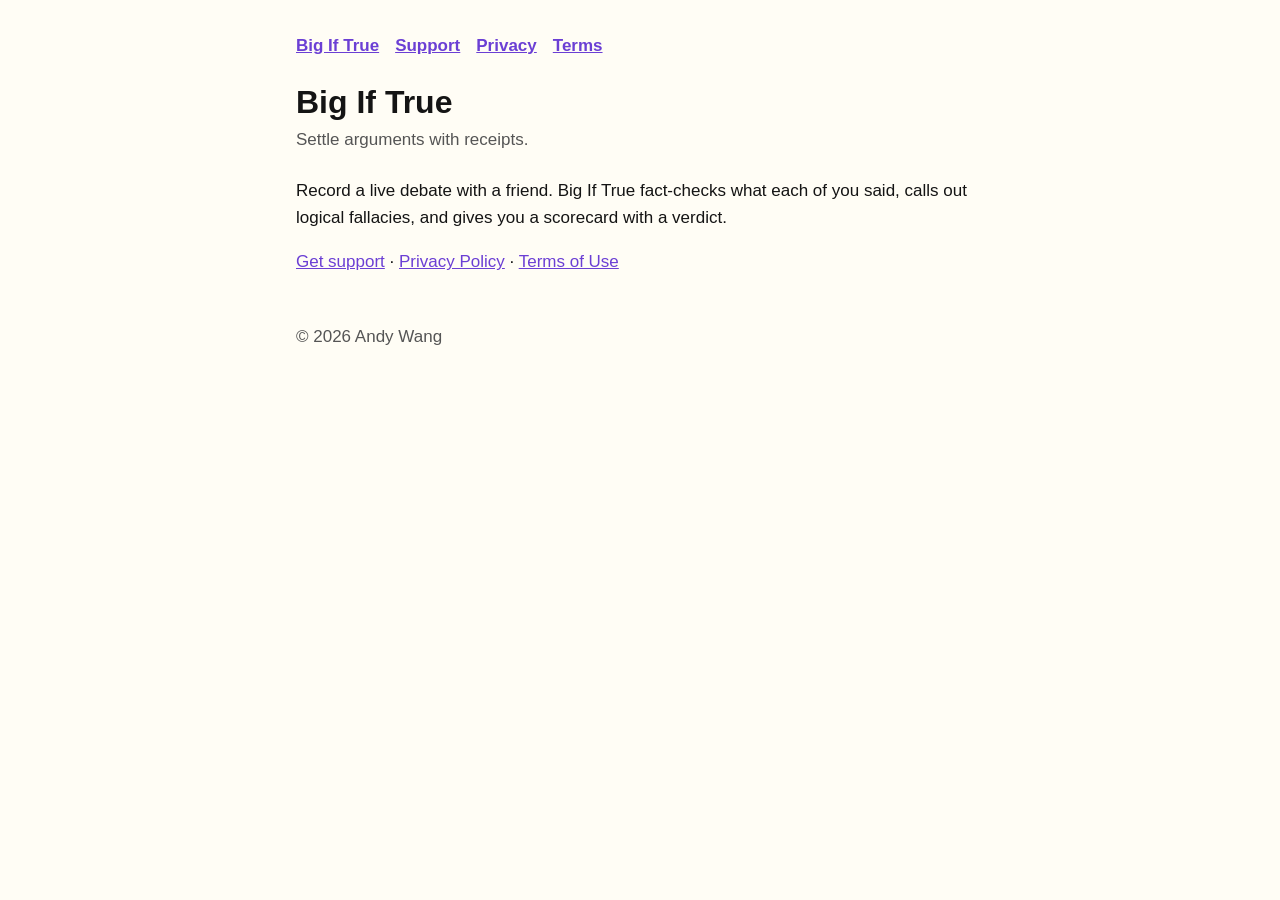
<file: index.html>
<!doctype html>
<html lang="en"><head><meta charset="utf-8"><meta name="viewport" content="width=device-width,initial-scale=1"><title>Big If True</title><link rel="stylesheet" href="style.css"></head><body><main><nav><a href="./">Big If True</a><a href="support.html">Support</a><a href="privacy.html">Privacy</a><a href="terms.html">Terms</a></nav>
<h1>Big If True</h1>
<p class="meta">Settle arguments with receipts.</p>
<p>Record a live debate with a friend. Big If True fact-checks what each of you said, calls out logical fallacies, and gives you a scorecard with a verdict.</p>
<p><a href="support.html">Get support</a> · <a href="privacy.html">Privacy Policy</a> · <a href="terms.html">Terms of Use</a></p>
<p class="meta" style="margin-top:48px">© 2026 Andy Wang</p></main></body></html>
</file>
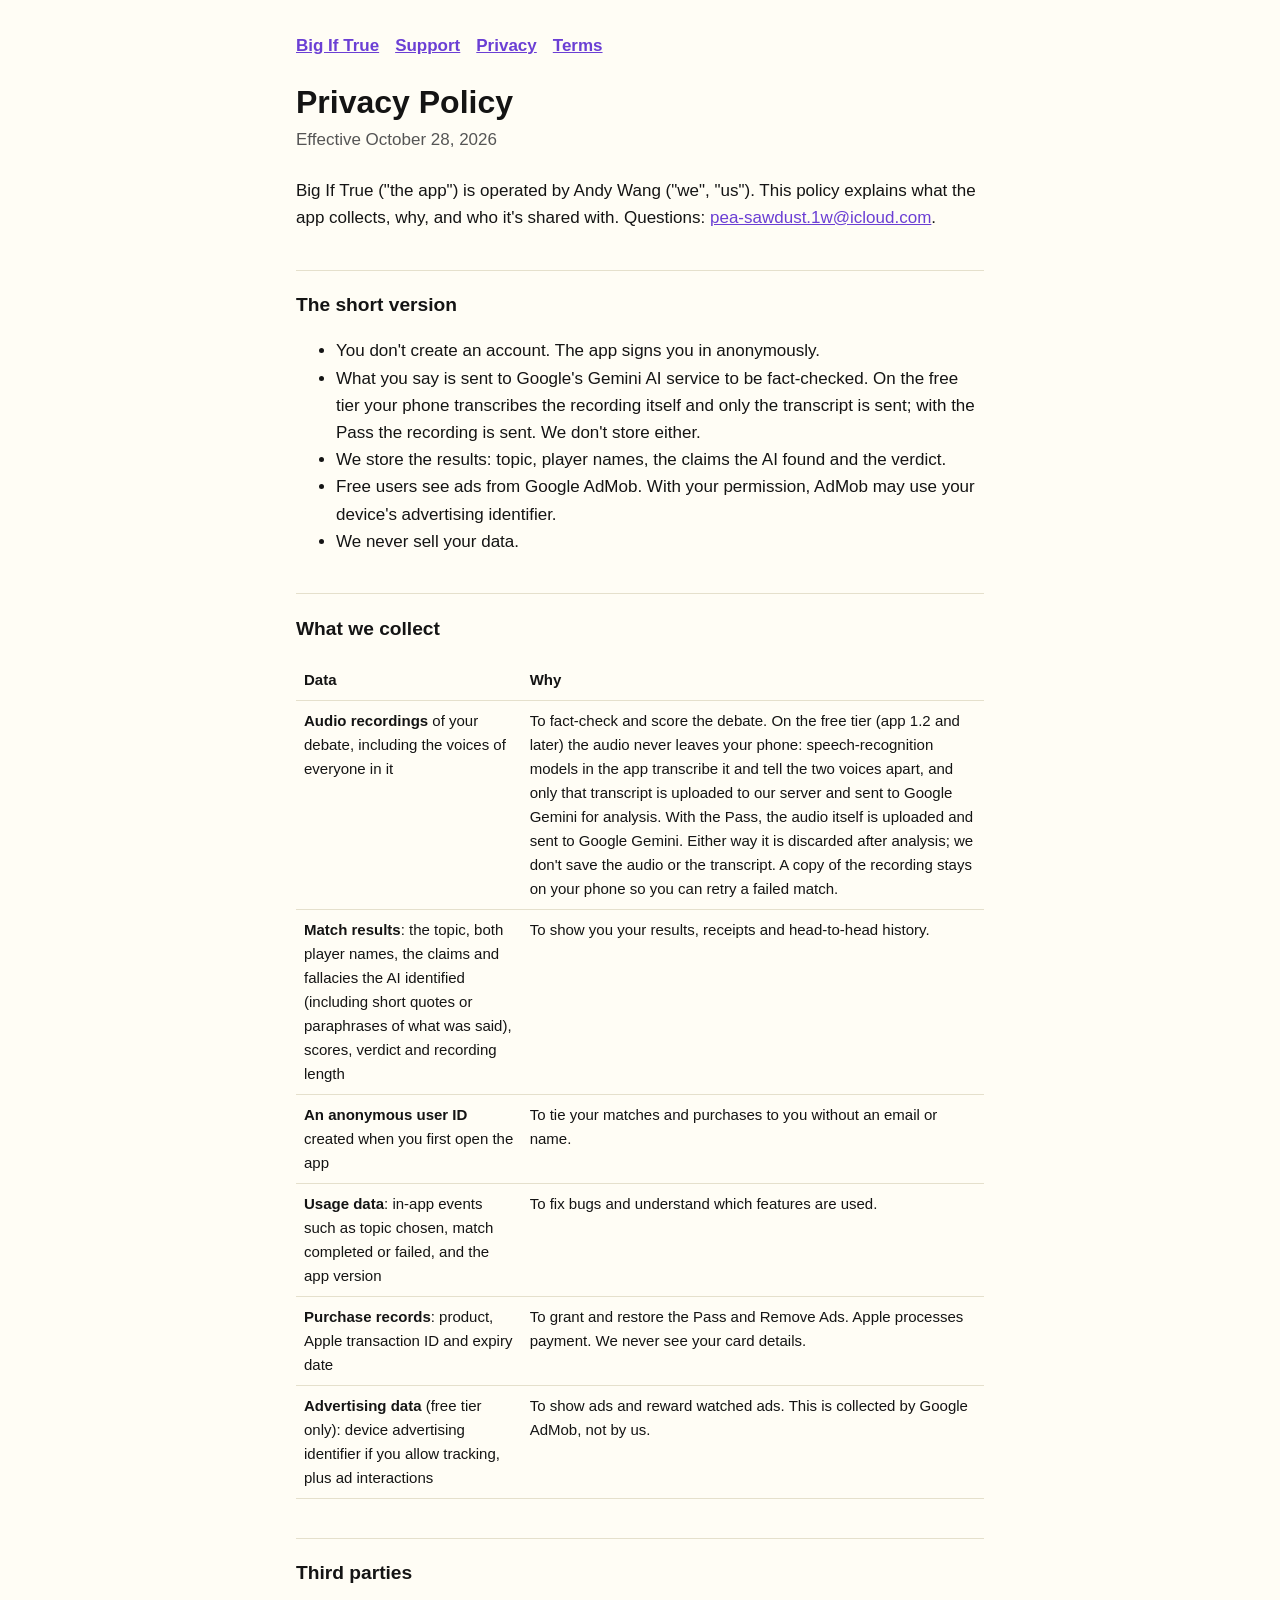
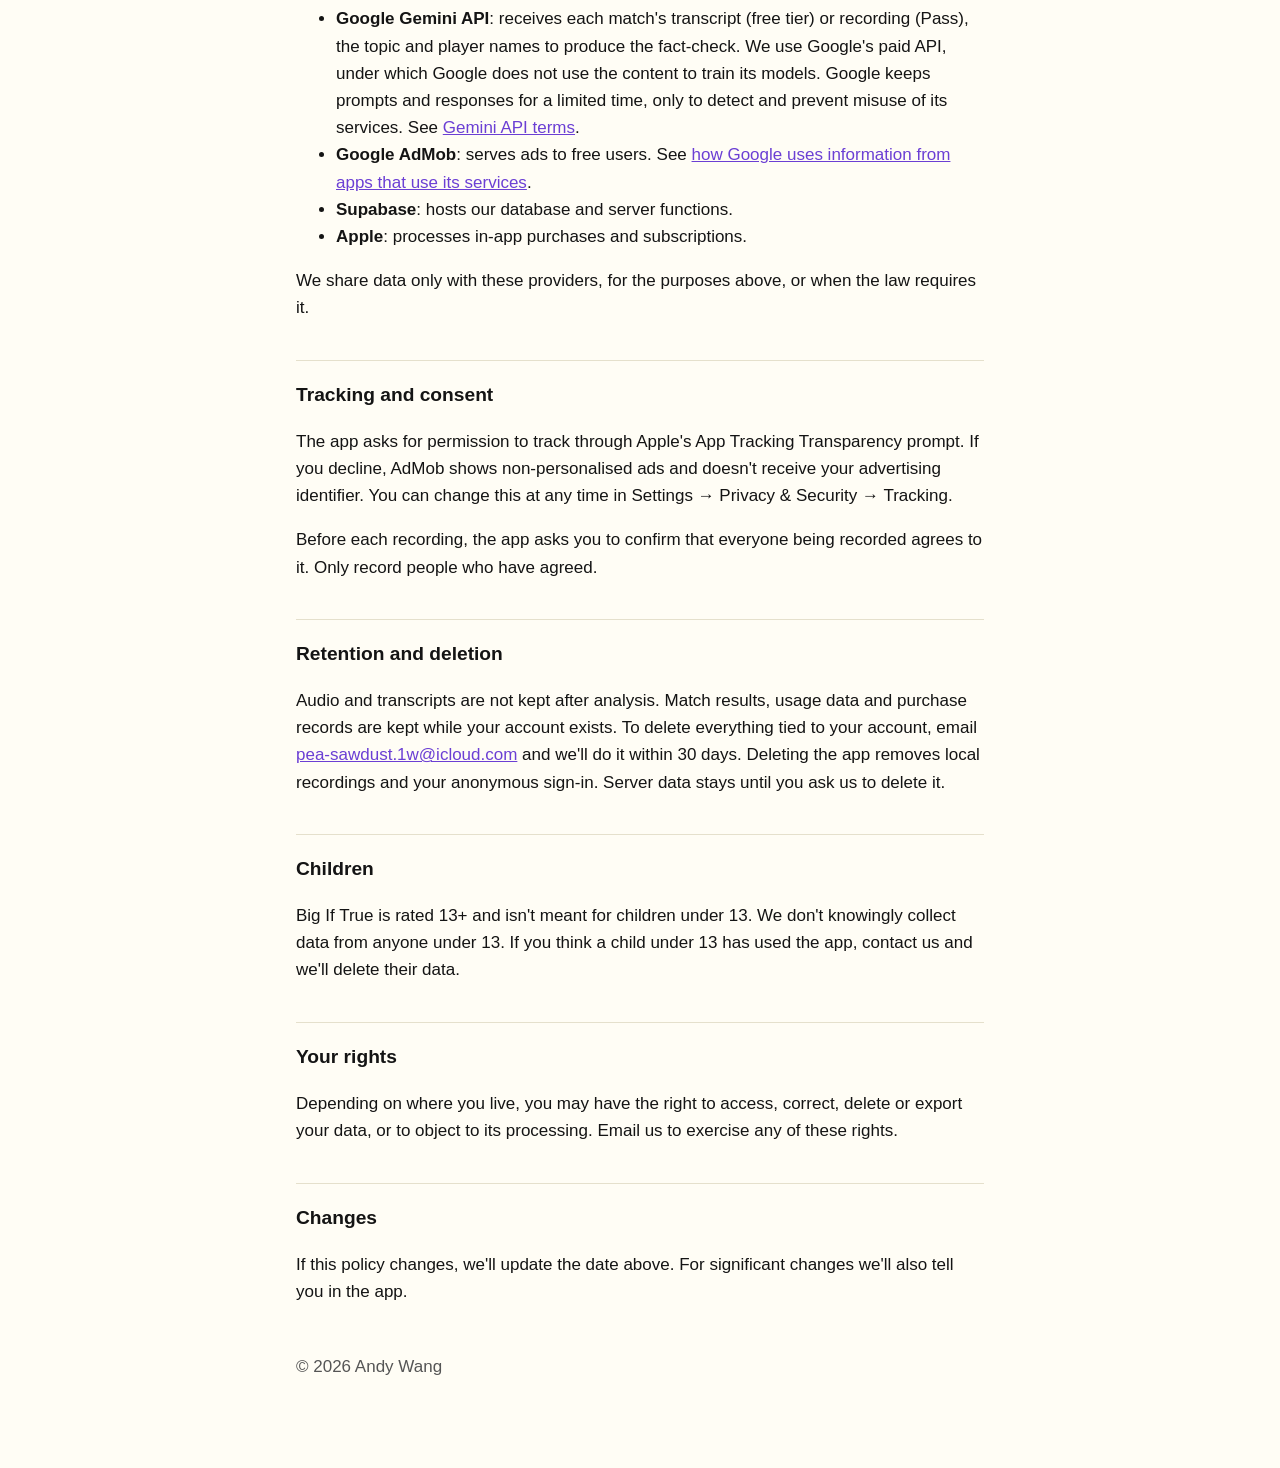
<file: privacy.html>
<!doctype html>
<html lang="en"><head><meta charset="utf-8"><meta name="viewport" content="width=device-width,initial-scale=1"><title>Privacy Policy · Big If True</title><link rel="stylesheet" href="style.css"></head><body><main><nav><a href="./">Big If True</a><a href="support.html">Support</a><a href="privacy.html">Privacy</a><a href="terms.html">Terms</a></nav>
<h1>Privacy Policy</h1>
<p class="meta">Effective October 28, 2026</p>
<p>Big If True ("the app") is operated by Andy Wang ("we", "us"). This policy explains what the app collects, why, and who it's shared with. Questions: <a href="mailto:pea-sawdust.1w@icloud.com">pea-sawdust.1w@icloud.com</a>.</p>

<h2>The short version</h2>
<ul>
<li>You don't create an account. The app signs you in anonymously.</li>
<li>What you say is sent to Google's Gemini AI service to be fact-checked. On the free tier your phone transcribes the recording itself and only the transcript is sent; with the Pass the recording is sent. We don't store either.</li>
<li>We store the results: topic, player names, the claims the AI found and the verdict.</li>
<li>Free users see ads from Google AdMob. With your permission, AdMob may use your device's advertising identifier.</li>
<li>We never sell your data.</li>
</ul>

<h2>What we collect</h2>
<div class="wrap"><table>
<tr><th>Data</th><th>Why</th></tr>
<tr><td><strong>Audio recordings</strong> of your debate, including the voices of everyone in it</td><td>To fact-check and score the debate. On the free tier (app 1.2 and later) the audio never leaves your phone: speech-recognition models in the app transcribe it and tell the two voices apart, and only that transcript is uploaded to our server and sent to Google Gemini for analysis. With the Pass, the audio itself is uploaded and sent to Google Gemini. Either way it is discarded after analysis; we don't save the audio or the transcript. A copy of the recording stays on your phone so you can retry a failed match.</td></tr>
<tr><td><strong>Match results</strong>: the topic, both player names, the claims and fallacies the AI identified (including short quotes or paraphrases of what was said), scores, verdict and recording length</td><td>To show you your results, receipts and head-to-head history.</td></tr>
<tr><td><strong>An anonymous user ID</strong> created when you first open the app</td><td>To tie your matches and purchases to you without an email or name.</td></tr>
<tr><td><strong>Usage data</strong>: in-app events such as topic chosen, match completed or failed, and the app version</td><td>To fix bugs and understand which features are used.</td></tr>
<tr><td><strong>Purchase records</strong>: product, Apple transaction ID and expiry date</td><td>To grant and restore the Pass and Remove Ads. Apple processes payment. We never see your card details.</td></tr>
<tr><td><strong>Advertising data</strong> (free tier only): device advertising identifier if you allow tracking, plus ad interactions</td><td>To show ads and reward watched ads. This is collected by Google AdMob, not by us.</td></tr>
</table></div>

<h2>Third parties</h2>
<ul>
<li><strong>Google Gemini API</strong>: receives each match's transcript (free tier) or recording (Pass), the topic and player names to produce the fact-check. We use Google's paid API, under which Google does not use the content to train its models. Google keeps prompts and responses for a limited time, only to detect and prevent misuse of its services. See <a href="https://ai.google.dev/gemini-api/terms">Gemini API terms</a>.</li>
<li><strong>Google AdMob</strong>: serves ads to free users. See <a href="https://policies.google.com/technologies/partner-sites">how Google uses information from apps that use its services</a>.</li>
<li><strong>Supabase</strong>: hosts our database and server functions.</li>
<li><strong>Apple</strong>: processes in-app purchases and subscriptions.</li>
</ul>
<p>We share data only with these providers, for the purposes above, or when the law requires it.</p>

<h2>Tracking and consent</h2>
<p>The app asks for permission to track through Apple's App Tracking Transparency prompt. If you decline, AdMob shows non-personalised ads and doesn't receive your advertising identifier. You can change this at any time in Settings → Privacy &amp; Security → Tracking.</p>
<p>Before each recording, the app asks you to confirm that everyone being recorded agrees to it. Only record people who have agreed.</p>

<h2>Retention and deletion</h2>
<p>Audio and transcripts are not kept after analysis. Match results, usage data and purchase records are kept while your account exists. To delete everything tied to your account, email <a href="mailto:pea-sawdust.1w@icloud.com">pea-sawdust.1w@icloud.com</a> and we'll do it within 30 days. Deleting the app removes local recordings and your anonymous sign-in. Server data stays until you ask us to delete it.</p>

<h2>Children</h2>
<p>Big If True is rated 13+ and isn't meant for children under 13. We don't knowingly collect data from anyone under 13. If you think a child under 13 has used the app, contact us and we'll delete their data.</p>

<h2>Your rights</h2>
<p>Depending on where you live, you may have the right to access, correct, delete or export your data, or to object to its processing. Email us to exercise any of these rights.</p>

<h2>Changes</h2>
<p>If this policy changes, we'll update the date above. For significant changes we'll also tell you in the app.</p>
<p class="meta" style="margin-top:48px">© 2026 Andy Wang</p></main></body></html>
</file>
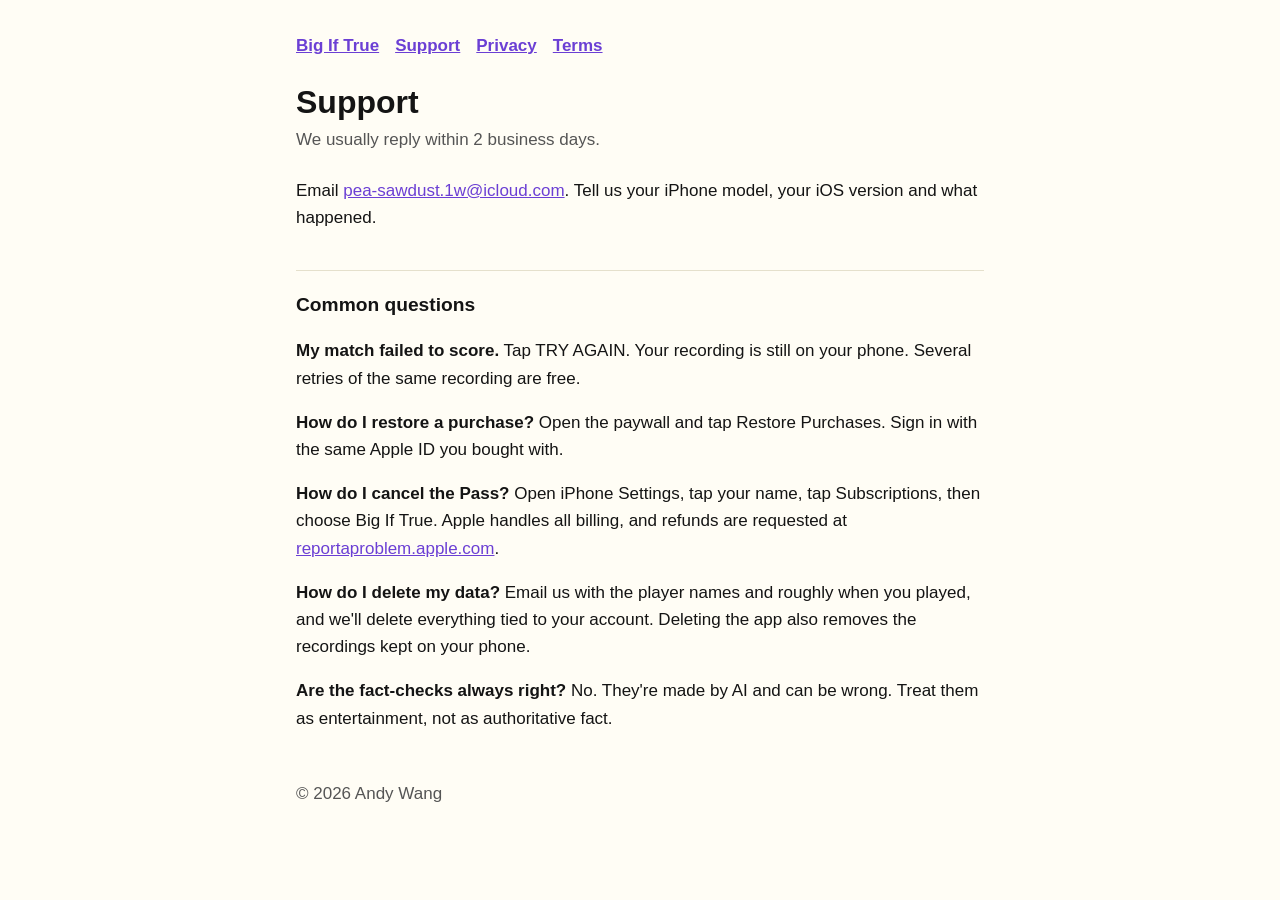
<file: support.html>
<!doctype html>
<html lang="en"><head><meta charset="utf-8"><meta name="viewport" content="width=device-width,initial-scale=1"><title>Support · Big If True</title><link rel="stylesheet" href="style.css"></head><body><main><nav><a href="./">Big If True</a><a href="support.html">Support</a><a href="privacy.html">Privacy</a><a href="terms.html">Terms</a></nav>
<h1>Support</h1>
<p class="meta">We usually reply within 2 business days.</p>
<p>Email <a href="mailto:pea-sawdust.1w@icloud.com">pea-sawdust.1w@icloud.com</a>. Tell us your iPhone model, your iOS version and what happened.</p>
<h2>Common questions</h2>
<p><strong>My match failed to score.</strong> Tap TRY AGAIN. Your recording is still on your phone. Several retries of the same recording are free.</p>
<p><strong>How do I restore a purchase?</strong> Open the paywall and tap Restore Purchases. Sign in with the same Apple ID you bought with.</p>
<p><strong>How do I cancel the Pass?</strong> Open iPhone Settings, tap your name, tap Subscriptions, then choose Big If True. Apple handles all billing, and refunds are requested at <a href="https://reportaproblem.apple.com">reportaproblem.apple.com</a>.</p>
<p><strong>How do I delete my data?</strong> Email us with the player names and roughly when you played, and we'll delete everything tied to your account. Deleting the app also removes the recordings kept on your phone.</p>
<p><strong>Are the fact-checks always right?</strong> No. They're made by AI and can be wrong. Treat them as entertainment, not as authoritative fact.</p>
<p class="meta" style="margin-top:48px">© 2026 Andy Wang</p></main></body></html>
</file>
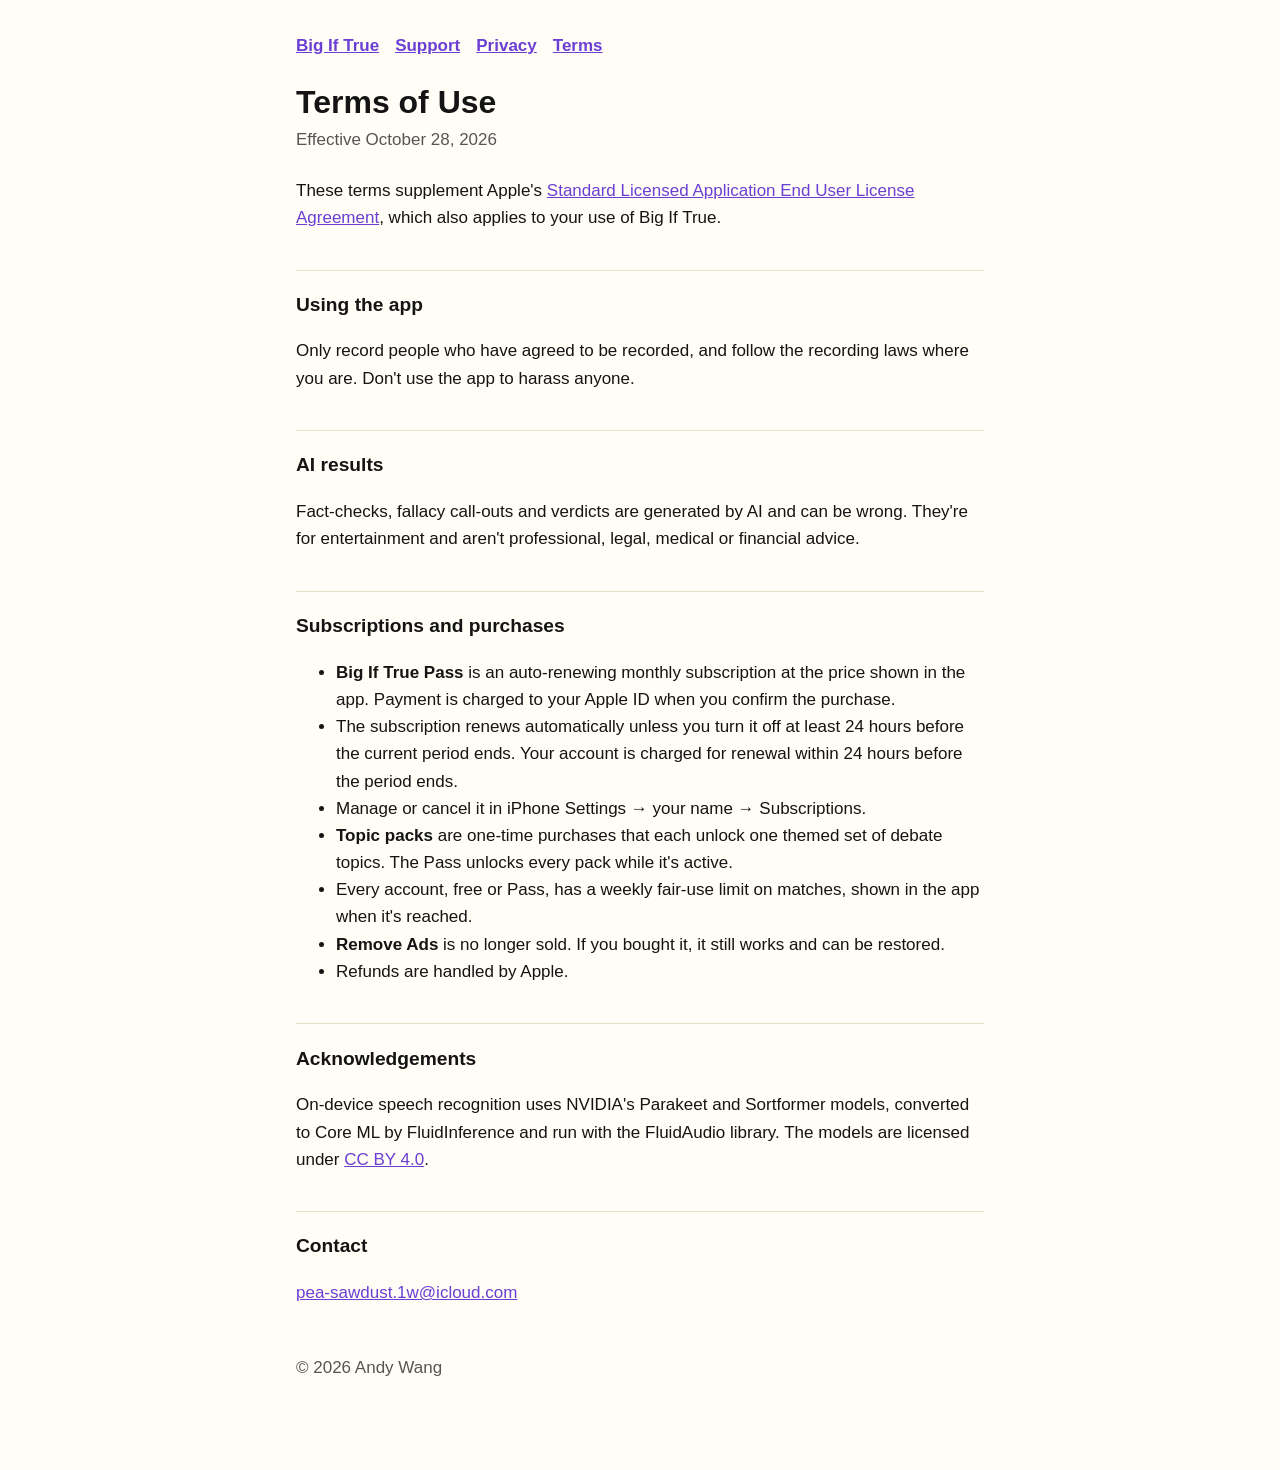
<file: terms.html>
<!doctype html>
<html lang="en"><head><meta charset="utf-8"><meta name="viewport" content="width=device-width,initial-scale=1"><title>Terms of Use · Big If True</title><link rel="stylesheet" href="style.css"></head><body><main><nav><a href="./">Big If True</a><a href="support.html">Support</a><a href="privacy.html">Privacy</a><a href="terms.html">Terms</a></nav>
<h1>Terms of Use</h1>
<p class="meta">Effective October 28, 2026</p>
<p>These terms supplement Apple's <a href="https://www.apple.com/legal/internet-services/itunes/dev/stdeula/">Standard Licensed Application End User License Agreement</a>, which also applies to your use of Big If True.</p>
<h2>Using the app</h2>
<p>Only record people who have agreed to be recorded, and follow the recording laws where you are. Don't use the app to harass anyone.</p>
<h2>AI results</h2>
<p>Fact-checks, fallacy call-outs and verdicts are generated by AI and can be wrong. They're for entertainment and aren't professional, legal, medical or financial advice.</p>
<h2>Subscriptions and purchases</h2>
<ul>
<li><strong>Big If True Pass</strong> is an auto-renewing monthly subscription at the price shown in the app. Payment is charged to your Apple ID when you confirm the purchase.</li>
<li>The subscription renews automatically unless you turn it off at least 24 hours before the current period ends. Your account is charged for renewal within 24 hours before the period ends.</li>
<li>Manage or cancel it in iPhone Settings → your name → Subscriptions.</li>
<li><strong>Topic packs</strong> are one-time purchases that each unlock one themed set of debate topics. The Pass unlocks every pack while it's active.</li>
<li>Every account, free or Pass, has a weekly fair-use limit on matches, shown in the app when it's reached.</li>
<li><strong>Remove Ads</strong> is no longer sold. If you bought it, it still works and can be restored.</li>
<li>Refunds are handled by Apple.</li>
</ul>
<h2>Acknowledgements</h2>
<p>On-device speech recognition uses NVIDIA's Parakeet and Sortformer models, converted to Core ML by FluidInference and run with the FluidAudio library. The models are licensed under <a href="https://creativecommons.org/licenses/by/4.0/">CC BY 4.0</a>.</p>
<h2>Contact</h2>
<p><a href="mailto:pea-sawdust.1w@icloud.com">pea-sawdust.1w@icloud.com</a></p>
<p class="meta" style="margin-top:48px">© 2026 Andy Wang</p></main></body></html>
</file>
<file: style.css>
:root{--bg:#fffdf5;--fg:#141414;--muted:#555;--accent:#6b3fd4;--rule:#e5e0cc}
@media (prefers-color-scheme:dark){:root{--bg:#141414;--fg:#f2f2f2;--muted:#aaa;--accent:#b79cff;--rule:#333}}
*{box-sizing:border-box}
body{margin:0;background:var(--bg);color:var(--fg);font:17px/1.6 -apple-system,BlinkMacSystemFont,"Segoe UI",sans-serif}
main{max-width:720px;margin:0 auto;padding:32px 16px 64px}
nav{display:flex;gap:16px;flex-wrap:wrap;margin-bottom:24px;font-weight:600}
a{color:var(--accent)}
h1{font-size:2rem;line-height:1.2;margin:0 0 4px}
h2{font-size:1.2rem;margin-top:2em;border-top:1px solid var(--rule);padding-top:1em}
.meta{color:var(--muted);margin:0 0 24px}
table{border-collapse:collapse;width:100%;font-size:15px}
th,td{text-align:left;vertical-align:top;padding:8px;border-bottom:1px solid var(--rule)}
.wrap{overflow-x:auto}
</file>
